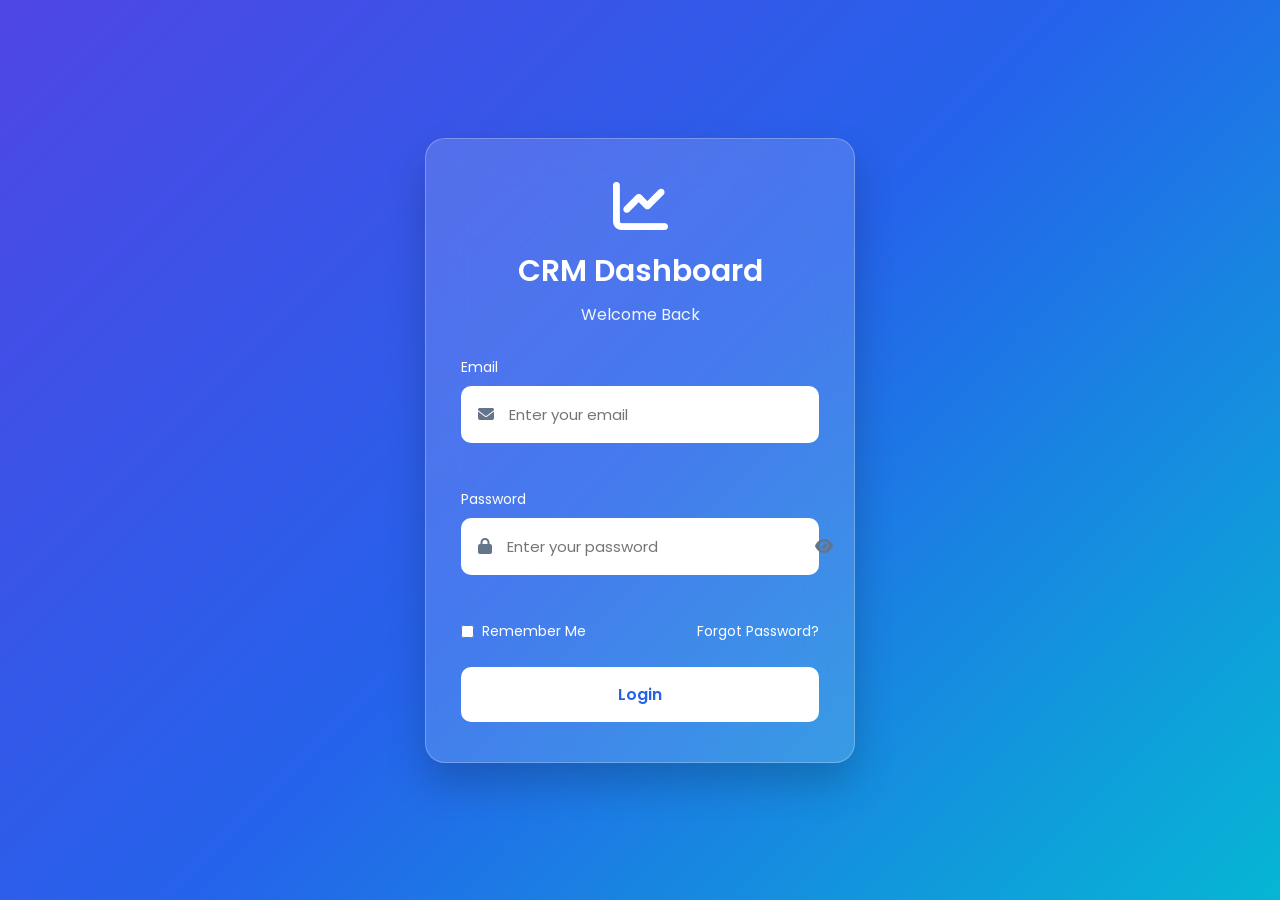
<file: crm2/index.html>
<!DOCTYPE html>
<html lang="en">
<head>
    <meta charset="UTF-8">
    <meta name="viewport" content="width=device-width, initial-scale=1.0">
    <title>CRM Dashboard | Login</title>

    <!-- Google Font -->
    <link rel="preconnect" href="https://fonts.googleapis.com">
    <link rel="preconnect" href="https://fonts.gstatic.com" crossorigin>
    <link href="https://fonts.googleapis.com/css2?family=Poppins:wght@300;400;500;600;700&display=swap" rel="stylesheet">

    <!-- Font Awesome -->
    <link rel="stylesheet"
    href="https://cdnjs.cloudflare.com/ajax/libs/font-awesome/6.7.2/css/all.min.css">

    <!-- CSS -->
    <link rel="stylesheet" href="css/style.css">
</head>
<body>

<div class="background">

    <div class="login-card">

        <div class="logo">
            <i class="fa-solid fa-chart-line"></i>
            <h2>CRM Dashboard</h2>
            <p>Welcome Back</p>
        </div>

        <form id="loginForm">

            <!-- Email -->
            <div class="input-group">
                <label>Email</label>

                <div class="input-box">
                    <i class="fa-solid fa-envelope"></i>

                    <input
                        type="email"
                        id="email"
                        placeholder="Enter your email"
                    >

                </div>

                <small id="emailError"></small>

            </div>

            <!-- Password -->

            <div class="input-group">

                <label>Password</label>

                <div class="input-box">

                    <i class="fa-solid fa-lock"></i>

                    <input
                        type="password"
                        id="password"
                        placeholder="Enter your password"
                    >

                    <span id="togglePassword">

                        <i class="fa-solid fa-eye"></i>

                    </span>

                </div>

                <small id="passwordError"></small>

            </div>

            <!-- Remember -->

            <div class="options">

                <label>

                    <input
                        type="checkbox"
                        id="remember"
                    >

                    Remember Me

                </label>

                <a href="#">Forgot Password?</a>

            </div>

            <button type="submit" class="login-btn">

                Login

            </button>

        </form>

    </div>

</div>

<script src="js/login.js"></script>

</body>
</html>
</file>
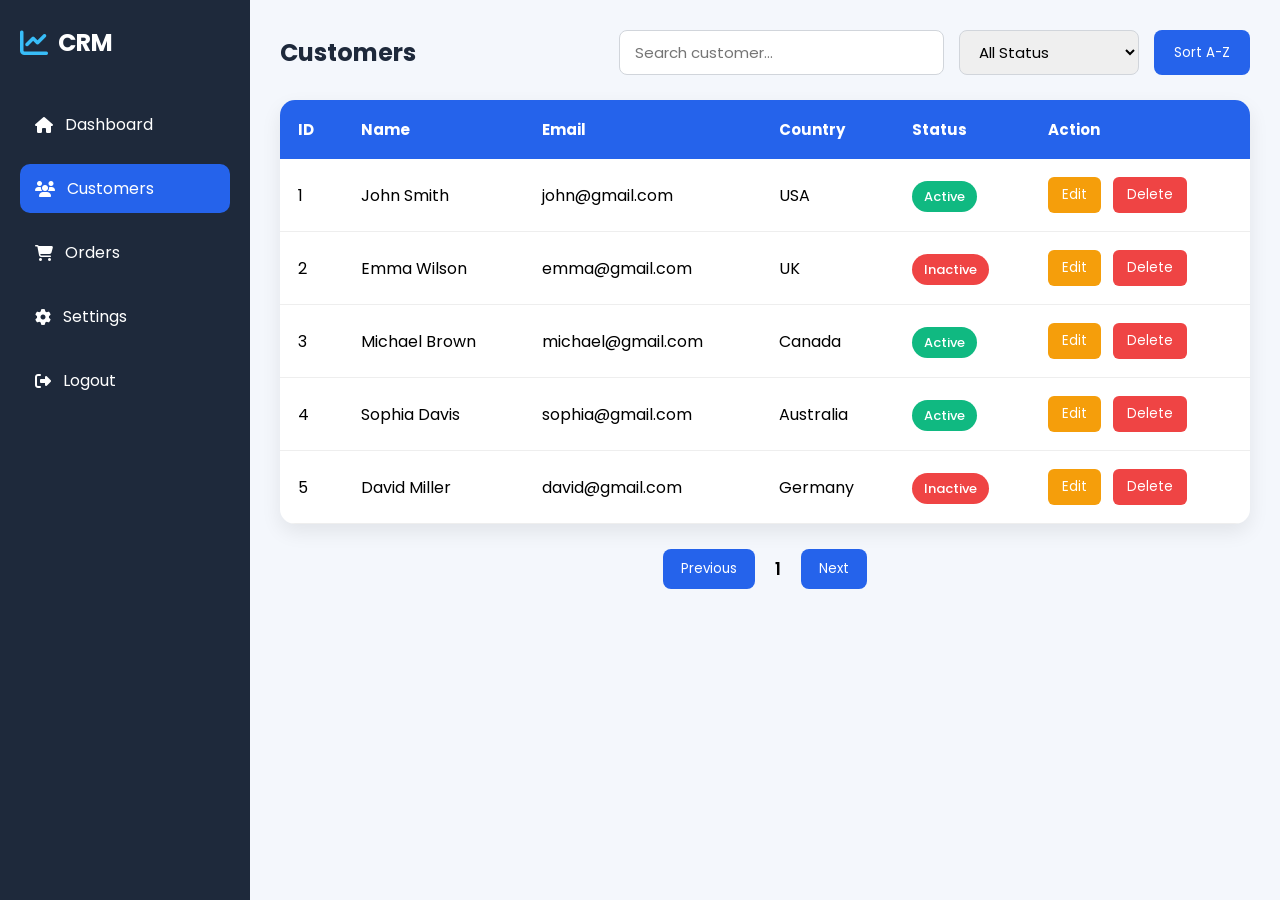
<file: crm2/customers.html>
<!DOCTYPE html>
<html lang="en">
<head>
    <meta charset="UTF-8">
    <meta name="viewport" content="width=device-width, initial-scale=1.0">
    <title>Customers | CRM Dashboard</title>

    <!-- Google Font -->
    <link href="https://fonts.googleapis.com/css2?family=Poppins:wght@300;400;500;600;700&display=swap" rel="stylesheet">

    <!-- Font Awesome -->
    <link rel="stylesheet"
    href="https://cdnjs.cloudflare.com/ajax/libs/font-awesome/6.7.2/css/all.min.css">

    <!-- CSS -->
    <link rel="stylesheet" href="css/dashboard.css">
    <link rel="stylesheet" href="css/tables.css">
</head>
<body>

<div class="container">

    <!-- Sidebar -->

    <aside class="sidebar">

        <div class="logo">
            <i class="fa-solid fa-chart-line"></i>
            <h2>CRM</h2>
        </div>

        <ul>

            <li>
                <a href="dashboard.html">
                    <i class="fa-solid fa-house"></i>
                    Dashboard
                </a>
            </li>

            <li class="active">
                <a href="customers.html">
                    <i class="fa-solid fa-users"></i>
                    Customers
                </a>
            </li>

            <li>
                <a href="orders.html">
                    <i class="fa-solid fa-cart-shopping"></i>
                    Orders
                </a>
            </li>

            <li>
                <a href="settings.html">
                    <i class="fa-solid fa-gear"></i>
                    Settings
                </a>
            </li>

            <li>
                <a href="index.html">
                    <i class="fa-solid fa-right-from-bracket"></i>
                    Logout
                </a>
            </li>

        </ul>

    </aside>

    <!-- Main -->

    <main class="main">

        <div class="table-header">

            <h2>Customers</h2>

            <div class="controls">

                <input
                    type="text"
                    id="searchInput"
                    placeholder="Search customer..."
                >

                <select id="statusFilter">

                    <option value="all">All Status</option>
                    <option value="Active">Active</option>
                    <option value="Inactive">Inactive</option>

                </select>

                <button id="sortBtn">
                    Sort A-Z
                </button>

            </div>

        </div>

        <!-- Table -->

        <div class="table-container">

            <table>

                <thead>

                    <tr>

                        <th>ID</th>
                        <th>Name</th>
                        <th>Email</th>
                        <th>Country</th>
                        <th>Status</th>
                        <th>Action</th>

                    </tr>

                </thead>

                <tbody id="customerTable">

                </tbody>

            </table>

        </div>

        <!-- Pagination -->

        <div class="pagination">

            <button id="prevBtn">Previous</button>

            <span id="pageNumber">1</span>

            <button id="nextBtn">Next</button>

        </div>

    </main>

</div>

<script src="js/customers.js"></script>

</body>
</html>
</file>
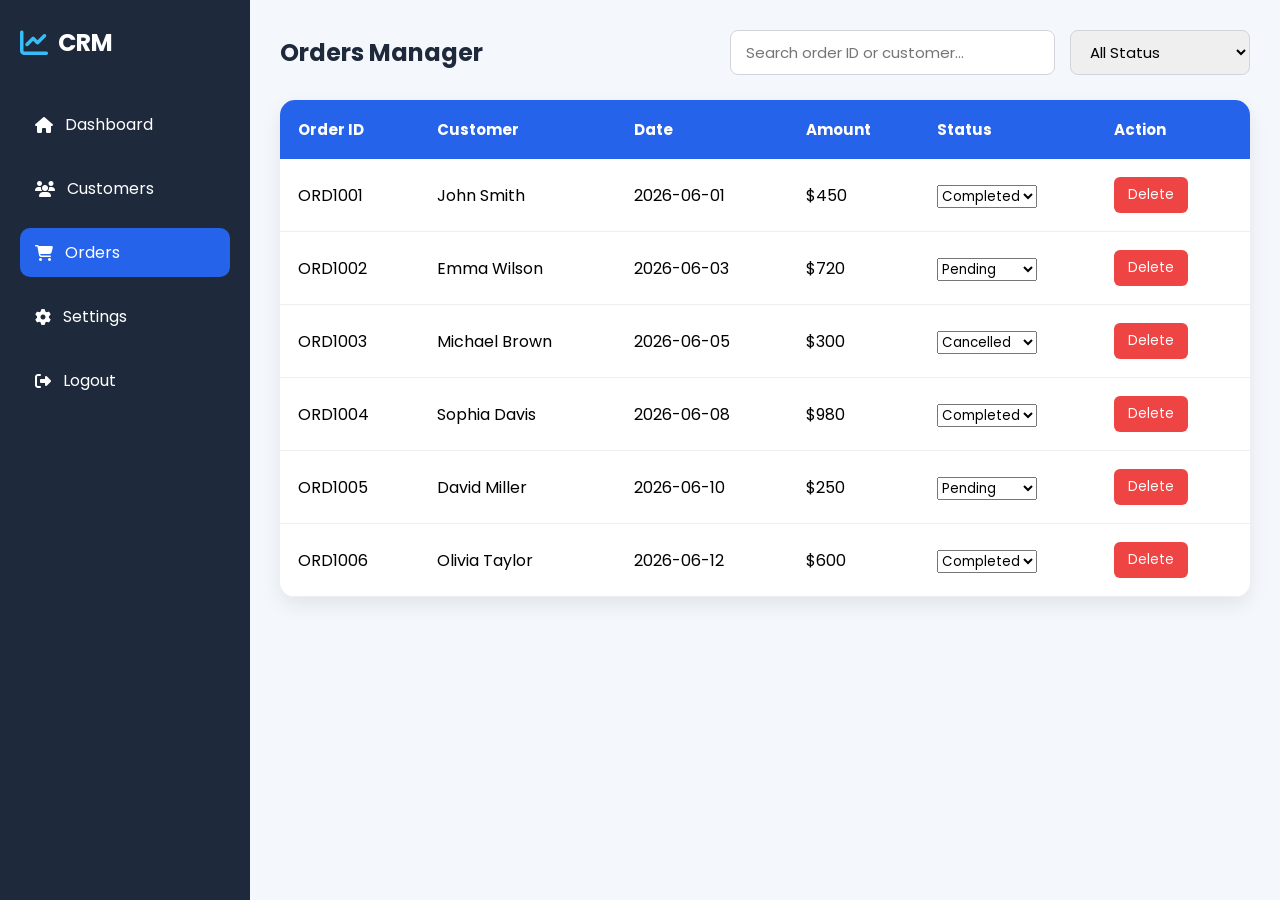
<file: crm2/orders.html>
<!DOCTYPE html>
<html lang="en">

<head>

<meta charset="UTF-8">
<meta name="viewport" content="width=device-width, initial-scale=1.0">

<title>Orders | CRM Dashboard</title>

<link href="https://fonts.googleapis.com/css2?family=Poppins:wght@300;400;500;600;700&display=swap" rel="stylesheet">

<link rel="stylesheet"
href="https://cdnjs.cloudflare.com/ajax/libs/font-awesome/6.7.2/css/all.min.css">

<link rel="stylesheet" href="css/dashboard.css">
<link rel="stylesheet" href="css/tables.css">

</head>


<body>


<div class="container">


<!-- Sidebar -->

<aside class="sidebar">


<div class="logo">

<i class="fa-solid fa-chart-line"></i>

<h2>CRM</h2>

</div>



<ul>


<li>

<a href="dashboard.html">

<i class="fa-solid fa-house"></i>
Dashboard

</a>

</li>



<li>

<a href="customers.html">

<i class="fa-solid fa-users"></i>
Customers

</a>

</li>



<li class="active">

<a href="orders.html">

<i class="fa-solid fa-cart-shopping"></i>
Orders

</a>

</li>



<li>

<a href="settings.html">

<i class="fa-solid fa-gear"></i>
Settings

</a>

</li>



<li>

<a href="index.html">

<i class="fa-solid fa-right-from-bracket"></i>
Logout

</a>

</li>


</ul>


</aside>



<!-- Main Content -->

<main class="main">



<div class="table-header">


<h2>Orders Manager</h2>



<div class="controls">


<input 
type="text"
id="orderSearch"
placeholder="Search order ID or customer..."
>



<select id="orderFilter">


<option value="all">
All Status
</option>


<option value="Pending">
Pending
</option>


<option value="Completed">
Completed
</option>


<option value="Cancelled">
Cancelled
</option>


</select>


</div>


</div>





<div class="table-container">


<table>


<thead>

<tr>

<th>Order ID</th>

<th>Customer</th>

<th>Date</th>

<th>Amount</th>

<th>Status</th>

<th>Action</th>


</tr>


</thead>



<tbody id="orderTable">


</tbody>



</table>


</div>



</main>


</div>



<script src="js/orders.js"></script>


</body>

</html>
</file>
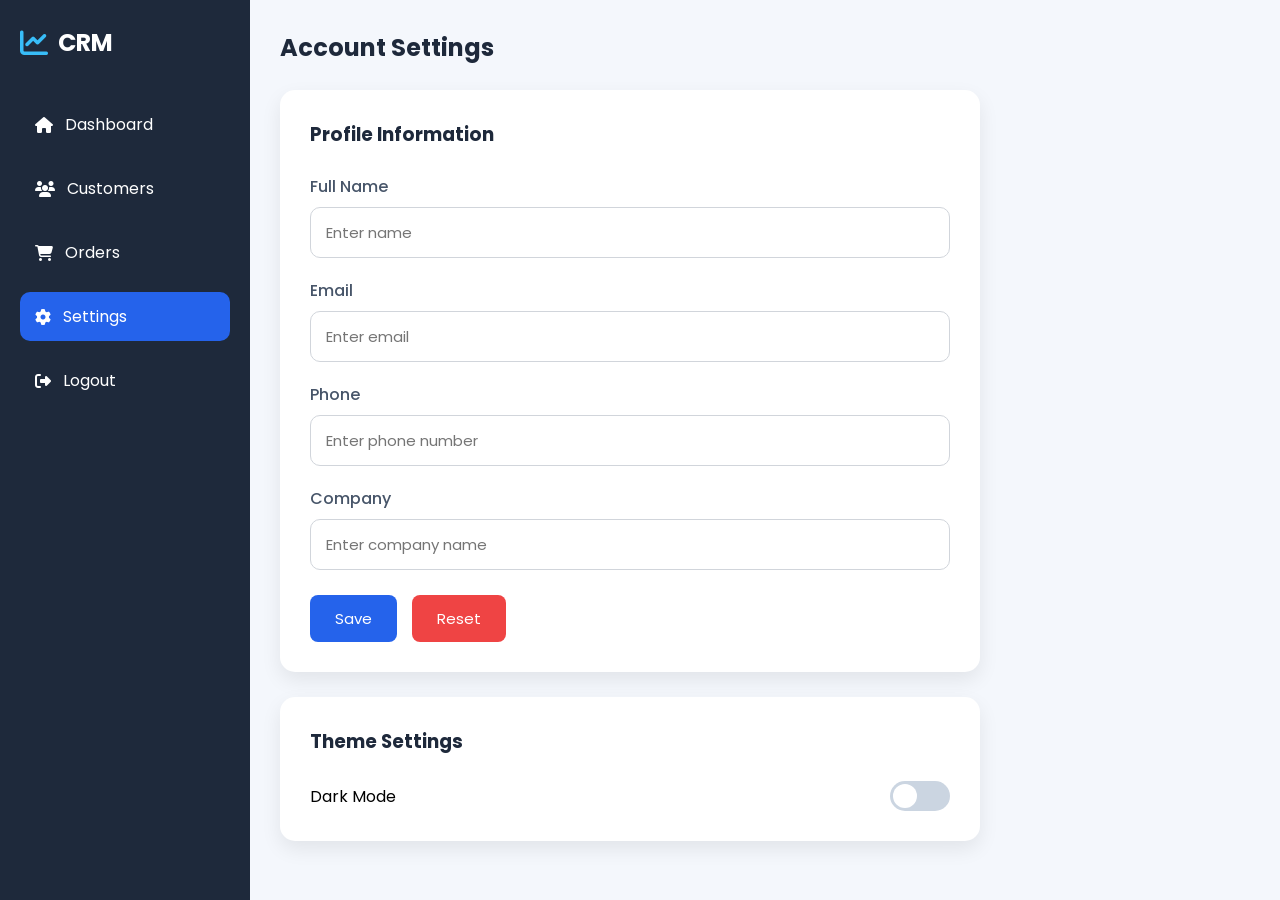
<file: crm2/settings.html>
<!DOCTYPE html>
<html lang="en">

<head>

<meta charset="UTF-8">
<meta name="viewport" content="width=device-width, initial-scale=1.0">

<title>Settings | CRM Dashboard</title>


<link href="https://fonts.googleapis.com/css2?family=Poppins:wght@300;400;500;600;700&display=swap" rel="stylesheet">


<link rel="stylesheet"
href="https://cdnjs.cloudflare.com/ajax/libs/font-awesome/6.7.2/css/all.min.css">


<link rel="stylesheet" href="css/dashboard.css">

<link rel="stylesheet" href="css/settings.css">


</head>


<body>


<div class="container">


<!-- Sidebar -->

<aside class="sidebar">


<div class="logo">

<i class="fa-solid fa-chart-line"></i>

<h2>CRM</h2>

</div>



<ul>


<li>

<a href="dashboard.html">

<i class="fa-solid fa-house"></i>

Dashboard

</a>

</li>


<li>

<a href="customers.html">

<i class="fa-solid fa-users"></i>

Customers

</a>

</li>


<li>

<a href="orders.html">

<i class="fa-solid fa-cart-shopping"></i>

Orders

</a>

</li>



<li class="active">

<a href="settings.html">

<i class="fa-solid fa-gear"></i>

Settings

</a>

</li>


<li>

<a href="index.html">

<i class="fa-solid fa-right-from-bracket"></i>

Logout

</a>

</li>


</ul>


</aside>



<!-- Main -->

<main class="main">



<h2 class="page-title">
Account Settings
</h2>




<div class="settings-card">



<h3>
Profile Information
</h3>



<form id="settingsForm">


<div class="form-group">


<label>
Full Name
</label>


<input 
type="text"
id="name"
placeholder="Enter name"
>


</div>




<div class="form-group">


<label>
Email
</label>


<input 
type="email"
id="profileEmail"
placeholder="Enter email"
>


</div>




<div class="form-group">


<label>
Phone
</label>


<input 
type="text"
id="phone"
placeholder="Enter phone number"
>


</div>




<div class="form-group">


<label>
Company
</label>


<input 
type="text"
id="company"
placeholder="Enter company name"
>


</div>



<div class="buttons">


<button type="submit" class="save-btn">

Save

</button>


<button type="button" id="resetBtn" class="reset-btn">

Reset

</button>


</div>



</form>


</div>






<!-- Theme -->


<div class="settings-card">


<h3>
Theme Settings
</h3>



<div class="theme-switch">


<label>
Dark Mode
</label>


<label class="switch">


<input type="checkbox" id="themeToggle">


<span class="slider"></span>


</label>


</div>


</div>



</main>



</div>



<script src="js/theme.js"></script>
<script src="js/settings.js"></script>


</body>

</html>
</file>
<file: crm2/css/style.css>
/* ==========================
   GOOGLE FONT & RESET
========================== */

*{
    margin:0;
    padding:0;
    box-sizing:border-box;
    font-family:'Poppins',sans-serif;
}

body{
    min-height:100vh;
}

/* ==========================
   BACKGROUND
========================== */

.background{
    width:100%;
    min-height:100vh;
    display:flex;
    justify-content:center;
    align-items:center;
    padding:20px;

    background:linear-gradient(135deg,#4F46E5,#2563EB,#06B6D4);
}

/* ==========================
   LOGIN CARD
========================== */

.login-card{

    width:100%;
    max-width:430px;

    background:rgba(255,255,255,.15);

    backdrop-filter:blur(20px);

    border:1px solid rgba(255,255,255,.25);

    border-radius:20px;

    padding:40px 35px;

    box-shadow:0 20px 40px rgba(0,0,0,.2);

    animation:fadeIn .8s ease;
}

/* ==========================
   LOGO
========================== */

.logo{
    text-align:center;
    margin-bottom:30px;
}

.logo i{
    font-size:55px;
    color:#fff;
    margin-bottom:15px;
}

.logo h2{
    color:#fff;
    font-size:30px;
    font-weight:600;
}

.logo p{
    color:#f1f5f9;
    margin-top:8px;
}

/* ==========================
   INPUTS
========================== */

.input-group{
    margin-bottom:22px;
}

.input-group label{
    display:block;
    color:#fff;
    margin-bottom:8px;
    font-size:14px;
}

.input-box{

    background:#fff;

    display:flex;

    align-items:center;

    border-radius:10px;

    padding:0 15px;

    border:2px solid transparent;

    transition:.3s;
}

.input-box:focus-within{

    border-color:#2563EB;

}

.input-box i{

    color:#64748B;

    font-size:16px;
}

.input-box input{

    flex:1;

    border:none;

    outline:none;

    padding:15px;

    font-size:15px;

    background:transparent;
}

#togglePassword{

    cursor:pointer;

    color:#64748B;
}

small{

    display:block;

    margin-top:6px;

    color:#FFD6D6;

    font-size:13px;

    min-height:18px;
}

/* ==========================
   OPTIONS
========================== */

.options{

    display:flex;

    justify-content:space-between;

    align-items:center;

    margin-bottom:25px;

    font-size:14px;
}

.options label{

    color:white;

    display:flex;

    align-items:center;

    gap:8px;
}

.options a{

    color:white;

    text-decoration:none;
}

.options a:hover{

    text-decoration:underline;
}

/* ==========================
   BUTTON
========================== */

.login-btn{

    width:100%;

    border:none;

    background:#ffffff;

    color:#2563EB;

    padding:15px;

    font-size:16px;

    font-weight:600;

    border-radius:10px;

    cursor:pointer;

    transition:.3s;
}

.login-btn:hover{

    background:#2563EB;

    color:white;

    transform:translateY(-2px);

    box-shadow:0 10px 20px rgba(0,0,0,.25);
}

/* ==========================
   ANIMATION
========================== */

@keyframes fadeIn{

    from{

        opacity:0;

        transform:translateY(40px);

    }

    to{

        opacity:1;

        transform:translateY(0);

    }

}

/* ==========================
   MOBILE
========================== */

@media(max-width:480px){

.login-card{

padding:30px 20px;

}

.logo h2{

font-size:25px;

}

.logo i{

font-size:45px;

}

.options{

flex-direction:column;

gap:15px;

align-items:flex-start;

}

}
</file>
<file: crm2/css/dashboard.css>
/* ===========================
   RESET
=========================== */

*{
    margin:0;
    padding:0;
    box-sizing:border-box;
    font-family:'Poppins',sans-serif;
}

body{
    background:#f4f7fc;
}

/* ===========================
   LAYOUT
=========================== */

.container{
    display:flex;
    min-height:100vh;
}

/* ===========================
   SIDEBAR
=========================== */

.sidebar{
    width:250px;
    background:#1e293b;
    color:#fff;
    position:fixed;
    left:0;
    top:0;
    height:100vh;
    padding:25px 20px;
}

.sidebar .logo{
    display:flex;
    align-items:center;
    gap:10px;
    margin-bottom:40px;
}

.sidebar .logo i{
    font-size:28px;
    color:#38bdf8;
}

.sidebar .logo h2{
    font-size:24px;
}

.sidebar ul{
    list-style:none;
}

.sidebar ul li{
    margin-bottom:15px;
}

.sidebar ul li a{
    color:#fff;
    text-decoration:none;
    display:flex;
    align-items:center;
    gap:12px;
    padding:12px 15px;
    border-radius:10px;
    transition:.3s;
}

.sidebar ul li a:hover,
.sidebar ul li.active a{
    background:#2563eb;
}

/* ===========================
   MAIN
=========================== */

.main{
    flex:1;
    margin-left:250px;
    padding:30px;
}

/* ===========================
   TOPBAR
=========================== */

.topbar{
    display:flex;
    justify-content:space-between;
    align-items:center;
    margin-bottom:30px;
}

.topbar h1{
    color:#1e293b;
}

.user{
    display:flex;
    align-items:center;
    gap:20px;
}

.user i{
    font-size:22px;
    cursor:pointer;
    color:#475569;
}

.user img{
    width:45px;
    height:45px;
    border-radius:50%;
    border:3px solid #2563eb;
}

/* ===========================
   KPI CARDS
=========================== */

.cards{
    display:grid;
    grid-template-columns:repeat(auto-fit,minmax(220px,1fr));
    gap:20px;
    margin-bottom:30px;
}

.card{
    color:#fff;
    padding:25px;
    border-radius:15px;
    box-shadow:0 10px 20px rgba(0,0,0,.1);
    transition:.3s;
}

.card:hover{
    transform:translateY(-5px);
}

.card i{
    font-size:35px;
    margin-bottom:15px;
}

.card h3{
    font-size:28px;
    margin-bottom:5px;
}

.revenue{
    background:linear-gradient(135deg,#2563eb,#1d4ed8);
}

.customers{
    background:linear-gradient(135deg,#10b981,#059669);
}

.orders{
    background:linear-gradient(135deg,#f59e0b,#d97706);
}

.growth{
    background:linear-gradient(135deg,#ec4899,#db2777);
}

/* ===========================
   CHARTS
=========================== */

.chart-section{
    display:grid;
    grid-template-columns:2fr 1fr;
    gap:20px;
    margin-bottom:30px;
}

.chart-box{
    background:#fff;
    padding:20px;
    border-radius:15px;
    box-shadow:0 5px 15px rgba(0,0,0,.08);
}

.chart-box h3{
    margin-bottom:20px;
    color:#1e293b;
}

/* ===========================
   ACTIVITY
=========================== */

.activity{
    background:#fff;
    padding:20px;
    border-radius:15px;
    box-shadow:0 5px 15px rgba(0,0,0,.08);
}

.activity h3{
    margin-bottom:20px;
}

.activity ul{
    list-style:none;
}

.activity ul li{
    padding:15px 0;
    border-bottom:1px solid #eee;
    color:#475569;
}

.activity ul li:last-child{
    border-bottom:none;
}

/* ===========================
   RESPONSIVE
=========================== */

@media(max-width:992px){

.chart-section{
    grid-template-columns:1fr;
}

}

@media(max-width:768px){

.sidebar{
    width:80px;
}

.sidebar .logo h2{
    display:none;
}

.sidebar ul li a{
    justify-content:center;
}

.sidebar ul li a span{
    display:none;
}

.main{
    margin-left:80px;
}

}

@media(max-width:576px){

.main{
    padding:20px;
}

.cards{
    grid-template-columns:1fr;
}

.topbar{
    flex-direction:column;
    align-items:flex-start;
    gap:15px;
}

.chart-box{
    overflow-x:auto;
}

}
</file>
<file: crm2/css/tables.css>
/* =====================================
   TABLE PAGE
===================================== */

.table-header{
    display:flex;
    justify-content:space-between;
    align-items:center;
    margin-bottom:25px;
    gap:20px;
    flex-wrap:wrap;
}

.table-header h2{
    color:#1e293b;
}

/* =====================================
   CONTROLS
===================================== */

.controls{
    display:flex;
    gap:15px;
    flex-wrap:wrap;
}

.controls input,
.controls select{
    padding:10px 15px;
    border:1px solid #d1d5db;
    border-radius:8px;
    outline:none;
    font-size:15px;
    min-width:180px;
}

.controls input:focus,
.controls select:focus{
    border-color:#2563eb;
}

.controls button{
    background:#2563eb;
    color:#fff;
    border:none;
    padding:10px 20px;
    border-radius:8px;
    cursor:pointer;
    transition:.3s;
}

.controls button:hover{
    background:#1d4ed8;
}

/* =====================================
   TABLE
===================================== */

.table-container{
    background:#fff;
    border-radius:15px;
    overflow:hidden;
    overflow-x:auto;
    box-shadow:0 8px 20px rgba(0,0,0,.08);
}

table{
    width:100%;
    border-collapse:collapse;
}

thead{
    background:#2563eb;
    color:#fff;
}

thead th{
    padding:18px;
    text-align:left;
    font-size:15px;
}

tbody td{
    padding:18px;
    border-bottom:1px solid #eee;
}

tbody tr:hover{
    background:#f8fafc;
}

/* =====================================
   STATUS
===================================== */

.status{
    padding:6px 12px;
    border-radius:30px;
    color:#fff;
    font-size:13px;
    font-weight:500;
}

.active-status{
    background:#10b981;
}

.inactive-status{
    background:#ef4444;
}

/* =====================================
   BUTTONS
===================================== */

.action-btn{
    border:none;
    padding:8px 14px;
    border-radius:6px;
    cursor:pointer;
    color:#fff;
    margin-right:8px;
    transition:.3s;
}

.edit-btn{
    background:#f59e0b;
}

.edit-btn:hover{
    background:#d97706;
}

.delete-btn{
    background:#ef4444;
}

.delete-btn:hover{
    background:#dc2626;
}

/* =====================================
   PAGINATION
===================================== */

.pagination{
    display:flex;
    justify-content:center;
    align-items:center;
    gap:20px;
    margin-top:25px;
}

.pagination button{
    padding:10px 18px;
    border:none;
    background:#2563eb;
    color:#fff;
    border-radius:8px;
    cursor:pointer;
    transition:.3s;
}

.pagination button:hover{
    background:#1d4ed8;
}

#pageNumber{
    font-weight:600;
    font-size:17px;
}

/* =====================================
   MOBILE
===================================== */

@media(max-width:768px){

.table-header{
    flex-direction:column;
    align-items:flex-start;
}

.controls{
    width:100%;
    flex-direction:column;
}

.controls input,
.controls select,
.controls button{
    width:100%;
}

table{
    min-width:700px;
}

}
</file>
<file: crm2/css/settings.css>
/* =====================================
   SETTINGS PAGE
===================================== */

.page-title{

    color:#1e293b;

    margin-bottom:25px;

}



/* ===============================
   SETTINGS CARD
================================ */

.settings-card{

    background:#fff;

    padding:30px;

    border-radius:15px;

    margin-bottom:25px;

    box-shadow:0 8px 20px rgba(0,0,0,.08);

    max-width:700px;

}


.settings-card h3{

    margin-bottom:25px;

    color:#1e293b;

}



/* ===============================
   FORM
================================ */


.form-group{

    margin-bottom:20px;

}


.form-group label{

    display:block;

    margin-bottom:8px;

    color:#475569;

    font-weight:500;

}


.form-group input{

    width:100%;

    padding:13px 15px;

    border:1px solid #d1d5db;

    border-radius:10px;

    outline:none;

    font-size:15px;

}


.form-group input:focus{

    border-color:#2563eb;

    box-shadow:0 0 5px rgba(37,99,235,.2);

}



/* ===============================
   BUTTONS
================================ */


.buttons{

    display:flex;

    gap:15px;

    margin-top:25px;

}


.save-btn,
.reset-btn{

    padding:12px 25px;

    border:none;

    border-radius:8px;

    cursor:pointer;

    font-size:15px;

    transition:.3s;

}


.save-btn{

    background:#2563eb;

    color:white;

}


.save-btn:hover{

    background:#1d4ed8;

}



.reset-btn{

    background:#ef4444;

    color:white;

}


.reset-btn:hover{

    background:#dc2626;

}



/* ===============================
   THEME SWITCH
================================ */


.theme-switch{

    display:flex;

    justify-content:space-between;

    align-items:center;

}



.switch{

    position:relative;

    width:60px;

    height:30px;

}


.switch input{

    display:none;

}



.slider{

    position:absolute;

    inset:0;

    background:#cbd5e1;

    border-radius:30px;

    cursor:pointer;

    transition:.3s;

}



.slider:before{

    content:"";

    position:absolute;

    width:24px;

    height:24px;

    left:3px;

    top:3px;

    background:white;

    border-radius:50%;

    transition:.3s;

}



.switch input:checked + .slider{

    background:#2563eb;

}



.switch input:checked + .slider:before{

    transform:translateX(30px);

}



/* ===============================
   DARK MODE
================================ */


body.dark{

    background:#0f172a;

}



body.dark .settings-card,
body.dark .chart-box,
body.dark .activity{

    background:#1e293b;

    color:white;

}



body.dark h2,
body.dark h3,
body.dark label{

    color:white;

}



/* ===============================
   MOBILE
================================ */


@media(max-width:768px){


.settings-card{

    padding:20px;

}


.buttons{

    flex-direction:column;

}


.save-btn,
.reset-btn{

    width:100%;

}


}
</file>
